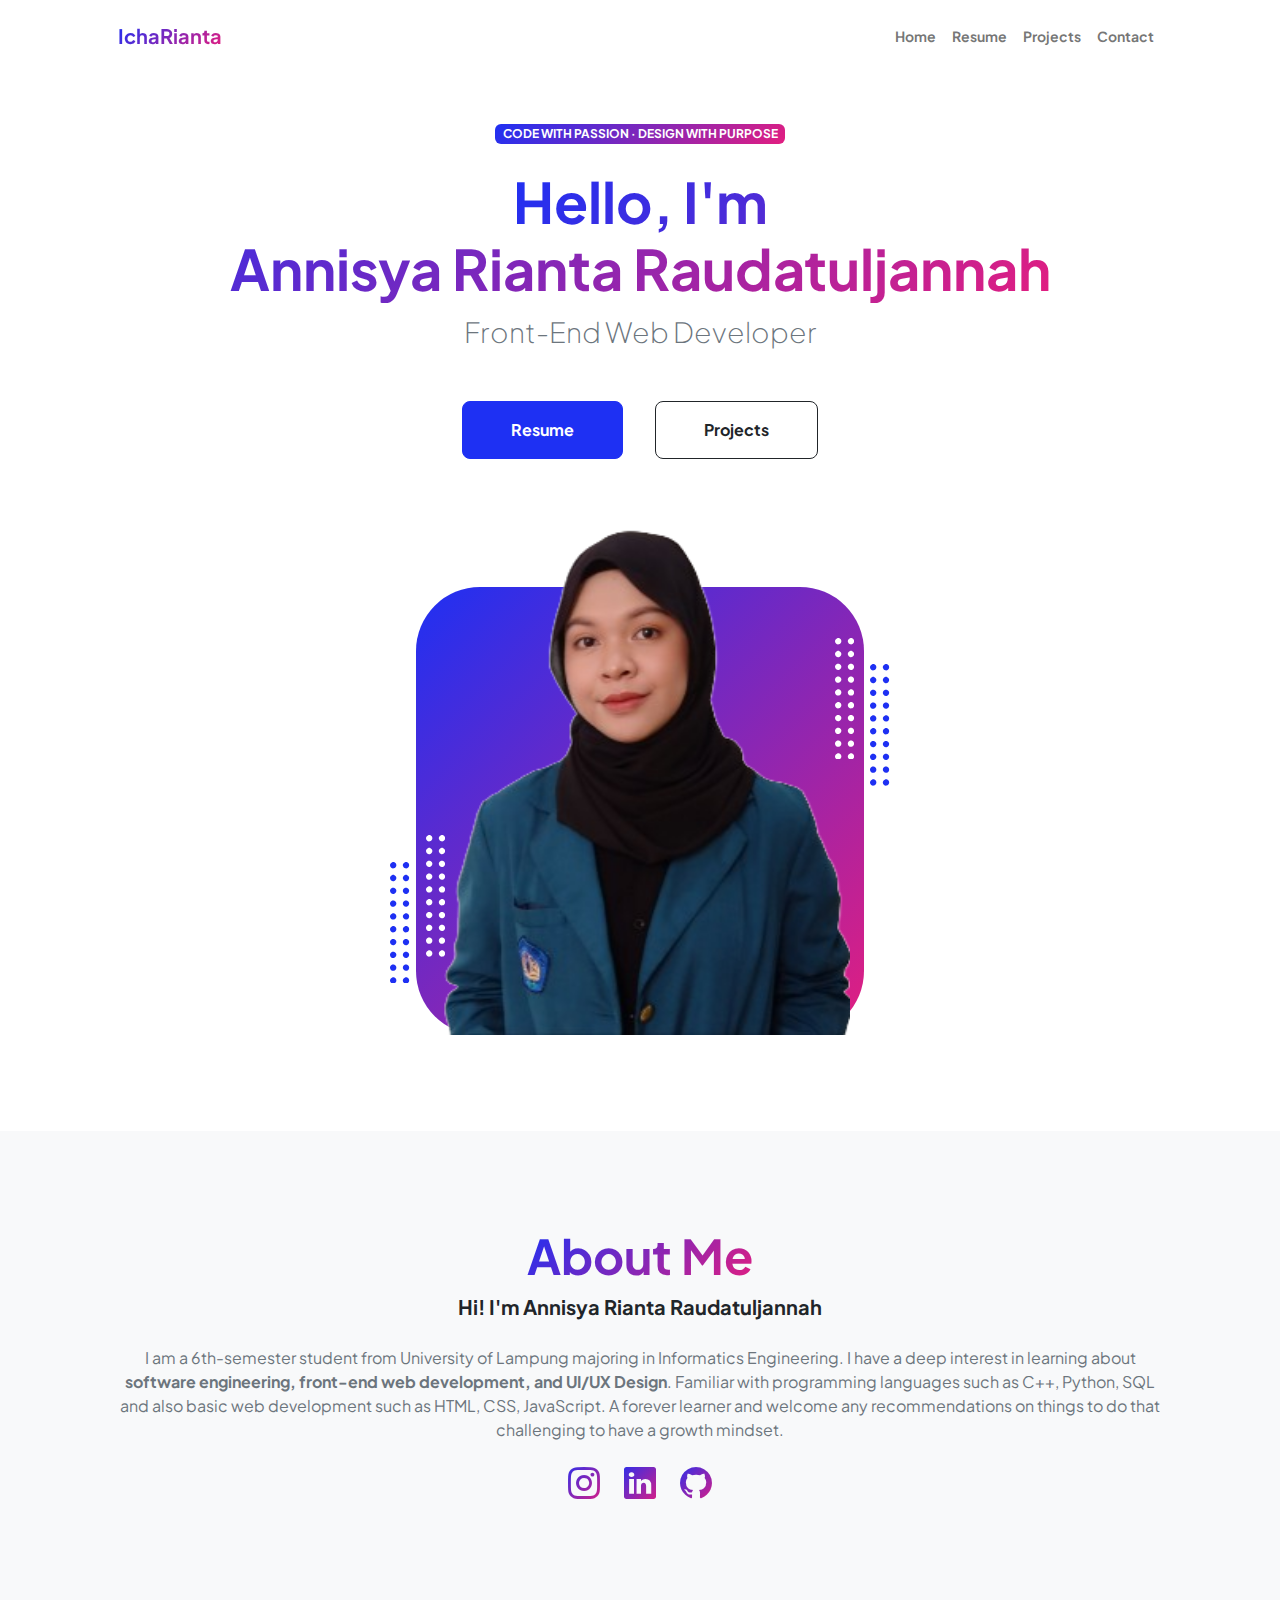
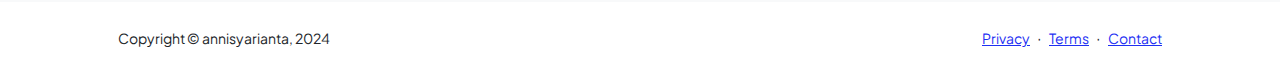
<file: index.html>
<!DOCTYPE html>
<html lang="en">
    <head>
        <meta charset="utf-8" />
        <meta name="viewport" content="width=device-width, initial-scale=1, shrink-to-fit=no" />
        <meta name="description" content="" />
        <meta name="author" content="" />
        <title>Annisya's Website</title>
        <!-- Favicon-->
        <link rel="icon" type="image/x-icon" href="assets/favicon.ico" />
        <!-- Custom Google font-->
        <link rel="preconnect" href="https://fonts.googleapis.com" />
        <link rel="preconnect" href="https://fonts.gstatic.com" crossorigin />
        <link href="https://fonts.googleapis.com/css2?family=Plus+Jakarta+Sans:wght@100;200;300;400;500;600;700;800;900&amp;display=swap" rel="stylesheet" />
        <!-- Bootstrap icons-->
        <link href="https://cdn.jsdelivr.net/npm/bootstrap-icons@1.8.1/font/bootstrap-icons.css" rel="stylesheet" />
        <!-- Core theme CSS (includes Bootstrap)-->
        <link href="css/styles.css" rel="stylesheet" />
    </head>
    <body class="d-flex flex-column h-100">
        <main class="flex-shrink-0">
            <!-- Navigation-->
            <nav class="navbar navbar-expand-lg navbar-light bg-white py-3">
                <div class="container px-5">
                    <a class="navbar-brand" href="index.html"><span class="fw-bolder text-primary text-gradient">IchaRianta</span></a>
                    <button class="navbar-toggler" type="button" data-bs-toggle="collapse" data-bs-target="#navbarSupportedContent" aria-controls="navbarSupportedContent" aria-expanded="false" aria-label="Toggle navigation"><span class="navbar-toggler-icon"></span></button>
                    <div class="collapse navbar-collapse" id="navbarSupportedContent">
                        <ul class="navbar-nav ms-auto mb-2 mb-lg-0 small fw-bolder">
                            <li class="nav-item"><a class="nav-link" href="index.html">Home</a></li>
                            <li class="nav-item"><a class="nav-link" href="resume.html">Resume</a></li>
                            <li class="nav-item"><a class="nav-link" href="projects.html">Projects</a></li>
                            <li class="nav-item"><a class="nav-link" href="contact.html">Contact</a></li>
                        </ul>
                    </div>
                </div>
            </nav>
            <!-- Header-->
            <header class="py-5">
                <div class="container px-5 pb-5">
                    <div class="row gx-5 align-items-center">
                        <div class="col-xxl-5">
                            <!-- Header text content-->
                            <div class="text-center text-xxl-start">
                                <div class="badge bg-gradient-primary-to-secondary text-white mb-4"><div class="text-uppercase">Code with passion &middot; design with purpose</div></div>
                                <h1 class="display-4 fw-bolder mb-md-2"><span class="text-gradient d-inline">Hello, I'm <br> Annisya Rianta Raudatuljannah</span></h1>
                                <div class="fs-3 fw-light text-muted mb-5">Front-End Web Developer</div>
                                <div class="d-grid gap-3 d-sm-flex justify-content-sm-center justify-content-xxl-start mb-3">
                                    <a class="btn btn-primary btn-lg px-5 py-3 me-sm-3 fs-6 fw-bolder" href="resume.html">Resume</a>
                                    <a class="btn btn-outline-dark btn-lg px-5 py-3 fs-6 fw-bolder" href="projects.html">Projects</a>
                                </div>
                            </div>
                        </div>
                        <div class="col-xxl-7">
                            <!-- Header profile picture-->
                            <div class="d-flex justify-content-center mt-5 mt-xxl-0">
                                <div class="profile bg-gradient-primary-to-secondary">
                                    <!-- TIP: For best results, use a photo with a transparent background like the demo example below-->
                                    <!-- Watch a tutorial on how to do this on YouTube (link)-->
                                    <img class="profile-img" src="assets/icha-hero.png" alt="image profile" />
                                    <div class="dots-1">
                                        <!-- SVG Dots-->
                                        <svg version="1.1" xmlns="http://www.w3.org/2000/svg" xmlns:xlink="http://www.w3.org/1999/xlink" x="0px" y="0px" viewBox="0 0 191.6 1215.4" style="enable-background: new 0 0 191.6 1215.4" xml:space="preserve">
                                            <g transform="translate(0.000000,1280.000000) scale(0.100000,-0.100000)">
                                                <path d="M227.7,12788.6c-105-35-200-141-222-248c-43-206,163-412,369-369c155,32,275,190,260,339c-11,105-90,213-190,262        C383.7,12801.6,289.7,12808.6,227.7,12788.6z"></path>
                                                <path d="M1507.7,12788.6c-151-50-253-216-222-362c25-119,136-230,254-255c194-41,395,142,375,339c-11,105-90,213-190,262        C1663.7,12801.6,1569.7,12808.6,1507.7,12788.6z"></path>
                                                <path d="M227.7,11508.6c-105-35-200-141-222-248c-43-206,163-412,369-369c155,32,275,190,260,339c-11,105-90,213-190,262        C383.7,11521.6,289.7,11528.6,227.7,11508.6z"></path>
                                                <path d="M1507.7,11508.6c-151-50-253-216-222-362c25-119,136-230,254-255c194-41,395,142,375,339c-11,105-90,213-190,262        C1663.7,11521.6,1569.7,11528.6,1507.7,11508.6z"></path>
                                                <path d="M227.7,10228.6c-105-35-200-141-222-248c-43-206,163-412,369-369c155,32,275,190,260,339c-11,105-90,213-190,262        C383.7,10241.6,289.7,10248.6,227.7,10228.6z"></path>
                                                <path d="M1507.7,10228.6c-105-35-200-141-222-248c-43-206,163-412,369-369c155,32,275,190,260,339c-11,105-90,213-190,262        C1663.7,10241.6,1569.7,10248.6,1507.7,10228.6z"></path>
                                                <path d="M227.7,8948.6c-105-35-200-141-222-248c-43-206,163-412,369-369c155,32,275,190,260,339c-11,105-90,213-190,262        C383.7,8961.6,289.7,8968.6,227.7,8948.6z"></path>
                                                <path d="M1507.7,8948.6c-105-35-200-141-222-248c-43-206,163-412,369-369c155,32,275,190,260,339c-11,105-90,213-190,262        C1663.7,8961.6,1569.7,8968.6,1507.7,8948.6z"></path>
                                                <path d="M227.7,7668.6c-105-35-200-141-222-248c-43-206,163-412,369-369c155,32,275,190,260,339c-11,105-90,213-190,262        C383.7,7681.6,289.7,7688.6,227.7,7668.6z"></path>
                                                <path d="M1507.7,7668.6c-105-35-200-141-222-248c-43-206,163-412,369-369c155,32,275,190,260,339c-11,105-90,213-190,262        C1663.7,7681.6,1569.7,7688.6,1507.7,7668.6z"></path>
                                                <path d="M227.7,6388.6c-105-35-200-141-222-248c-43-206,163-412,369-369c155,32,275,190,260,339c-11,105-90,213-190,262        C383.7,6401.6,289.7,6408.6,227.7,6388.6z"></path>
                                                <path d="M1507.7,6388.6c-105-35-200-141-222-248c-43-206,163-412,369-369c155,32,275,190,260,339c-11,105-90,213-190,262        C1663.7,6401.6,1569.7,6408.6,1507.7,6388.6z"></path>
                                                <path d="M227.7,5108.6c-105-35-200-141-222-248c-43-206,163-412,369-369c155,32,275,190,260,339c-11,105-90,213-190,262        C383.7,5121.6,289.7,5128.6,227.7,5108.6z"></path>
                                                <path d="M1507.7,5108.6c-105-35-200-141-222-248c-43-206,163-412,369-369c155,32,275,190,260,339c-11,105-90,213-190,262        C1663.7,5121.6,1569.7,5128.6,1507.7,5108.6z"></path>
                                                <path d="M227.7,3828.6c-105-35-200-141-222-248c-43-206,163-412,369-369c155,32,275,190,260,339c-11,105-90,213-190,262        C383.7,3841.6,289.7,3848.6,227.7,3828.6z"></path>
                                                <path d="M1507.7,3828.6c-105-35-200-141-222-248c-43-206,163-412,369-369c155,32,275,190,260,339c-11,105-90,213-190,262        C1663.7,3841.6,1569.7,3848.6,1507.7,3828.6z"></path>
                                                <path d="M227.7,2548.6c-105-35-200-141-222-248c-43-206,163-412,369-369c155,32,275,190,260,339c-11,105-90,213-190,262        C383.7,2561.6,289.7,2568.6,227.7,2548.6z"></path>
                                                <path d="M1507.7,2548.6c-105-35-200-141-222-248c-43-206,163-412,369-369c155,32,275,190,260,339c-11,105-90,213-190,262        C1663.7,2561.6,1569.7,2568.6,1507.7,2548.6z"></path>
                                                <path d="M227.7,1268.6c-105-35-200-141-222-248c-43-206,163-412,369-369c155,32,275,190,260,339c-11,105-90,213-190,262        C383.7,1281.6,289.7,1288.6,227.7,1268.6z"></path>
                                                <path d="M1507.7,1268.6c-105-35-200-141-222-248c-43-206,163-412,369-369c155,32,275,190,260,339c-11,105-90,213-190,262        C1663.7,1281.6,1569.7,1288.6,1507.7,1268.6z"></path>
                                            </g>
                                        </svg>
                                        <!-- END of SVG dots-->
                                    </div>
                                    <div class="dots-2">
                                        <!-- SVG Dots-->
                                        <svg version="1.1" xmlns="http://www.w3.org/2000/svg" xmlns:xlink="http://www.w3.org/1999/xlink" x="0px" y="0px" viewBox="0 0 191.6 1215.4" style="enable-background: new 0 0 191.6 1215.4" xml:space="preserve">
                                            <g transform="translate(0.000000,1280.000000) scale(0.100000,-0.100000)">
                                                <path d="M227.7,12788.6c-105-35-200-141-222-248c-43-206,163-412,369-369c155,32,275,190,260,339c-11,105-90,213-190,262        C383.7,12801.6,289.7,12808.6,227.7,12788.6z"></path>
                                                <path d="M1507.7,12788.6c-151-50-253-216-222-362c25-119,136-230,254-255c194-41,395,142,375,339c-11,105-90,213-190,262        C1663.7,12801.6,1569.7,12808.6,1507.7,12788.6z"></path>
                                                <path d="M227.7,11508.6c-105-35-200-141-222-248c-43-206,163-412,369-369c155,32,275,190,260,339c-11,105-90,213-190,262        C383.7,11521.6,289.7,11528.6,227.7,11508.6z"></path>
                                                <path d="M1507.7,11508.6c-151-50-253-216-222-362c25-119,136-230,254-255c194-41,395,142,375,339c-11,105-90,213-190,262        C1663.7,11521.6,1569.7,11528.6,1507.7,11508.6z"></path>
                                                <path d="M227.7,10228.6c-105-35-200-141-222-248c-43-206,163-412,369-369c155,32,275,190,260,339c-11,105-90,213-190,262        C383.7,10241.6,289.7,10248.6,227.7,10228.6z"></path>
                                                <path d="M1507.7,10228.6c-105-35-200-141-222-248c-43-206,163-412,369-369c155,32,275,190,260,339c-11,105-90,213-190,262        C1663.7,10241.6,1569.7,10248.6,1507.7,10228.6z"></path>
                                                <path d="M227.7,8948.6c-105-35-200-141-222-248c-43-206,163-412,369-369c155,32,275,190,260,339c-11,105-90,213-190,262        C383.7,8961.6,289.7,8968.6,227.7,8948.6z"></path>
                                                <path d="M1507.7,8948.6c-105-35-200-141-222-248c-43-206,163-412,369-369c155,32,275,190,260,339c-11,105-90,213-190,262        C1663.7,8961.6,1569.7,8968.6,1507.7,8948.6z"></path>
                                                <path d="M227.7,7668.6c-105-35-200-141-222-248c-43-206,163-412,369-369c155,32,275,190,260,339c-11,105-90,213-190,262        C383.7,7681.6,289.7,7688.6,227.7,7668.6z"></path>
                                                <path d="M1507.7,7668.6c-105-35-200-141-222-248c-43-206,163-412,369-369c155,32,275,190,260,339c-11,105-90,213-190,262        C1663.7,7681.6,1569.7,7688.6,1507.7,7668.6z"></path>
                                                <path d="M227.7,6388.6c-105-35-200-141-222-248c-43-206,163-412,369-369c155,32,275,190,260,339c-11,105-90,213-190,262        C383.7,6401.6,289.7,6408.6,227.7,6388.6z"></path>
                                                <path d="M1507.7,6388.6c-105-35-200-141-222-248c-43-206,163-412,369-369c155,32,275,190,260,339c-11,105-90,213-190,262        C1663.7,6401.6,1569.7,6408.6,1507.7,6388.6z"></path>
                                                <path d="M227.7,5108.6c-105-35-200-141-222-248c-43-206,163-412,369-369c155,32,275,190,260,339c-11,105-90,213-190,262        C383.7,5121.6,289.7,5128.6,227.7,5108.6z"></path>
                                                <path d="M1507.7,5108.6c-105-35-200-141-222-248c-43-206,163-412,369-369c155,32,275,190,260,339c-11,105-90,213-190,262        C1663.7,5121.6,1569.7,5128.6,1507.7,5108.6z"></path>
                                                <path d="M227.7,3828.6c-105-35-200-141-222-248c-43-206,163-412,369-369c155,32,275,190,260,339c-11,105-90,213-190,262        C383.7,3841.6,289.7,3848.6,227.7,3828.6z"></path>
                                                <path d="M1507.7,3828.6c-105-35-200-141-222-248c-43-206,163-412,369-369c155,32,275,190,260,339c-11,105-90,213-190,262        C1663.7,3841.6,1569.7,3848.6,1507.7,3828.6z"></path>
                                                <path d="M227.7,2548.6c-105-35-200-141-222-248c-43-206,163-412,369-369c155,32,275,190,260,339c-11,105-90,213-190,262        C383.7,2561.6,289.7,2568.6,227.7,2548.6z"></path>
                                                <path d="M1507.7,2548.6c-105-35-200-141-222-248c-43-206,163-412,369-369c155,32,275,190,260,339c-11,105-90,213-190,262        C1663.7,2561.6,1569.7,2568.6,1507.7,2548.6z"></path>
                                                <path d="M227.7,1268.6c-105-35-200-141-222-248c-43-206,163-412,369-369c155,32,275,190,260,339c-11,105-90,213-190,262        C383.7,1281.6,289.7,1288.6,227.7,1268.6z"></path>
                                                <path d="M1507.7,1268.6c-105-35-200-141-222-248c-43-206,163-412,369-369c155,32,275,190,260,339c-11,105-90,213-190,262        C1663.7,1281.6,1569.7,1288.6,1507.7,1268.6z"></path>
                                            </g>
                                        </svg>
                                        <!-- END of SVG dots-->
                                    </div>
                                    <div class="dots-3">
                                        <!-- SVG Dots-->
                                        <svg version="1.1" xmlns="http://www.w3.org/2000/svg" xmlns:xlink="http://www.w3.org/1999/xlink" x="0px" y="0px" viewBox="0 0 191.6 1215.4" style="enable-background: new 0 0 191.6 1215.4" xml:space="preserve">
                                            <g transform="translate(0.000000,1280.000000) scale(0.100000,-0.100000)">
                                                <path d="M227.7,12788.6c-105-35-200-141-222-248c-43-206,163-412,369-369c155,32,275,190,260,339c-11,105-90,213-190,262        C383.7,12801.6,289.7,12808.6,227.7,12788.6z"></path>
                                                <path d="M1507.7,12788.6c-151-50-253-216-222-362c25-119,136-230,254-255c194-41,395,142,375,339c-11,105-90,213-190,262        C1663.7,12801.6,1569.7,12808.6,1507.7,12788.6z"></path>
                                                <path d="M227.7,11508.6c-105-35-200-141-222-248c-43-206,163-412,369-369c155,32,275,190,260,339c-11,105-90,213-190,262        C383.7,11521.6,289.7,11528.6,227.7,11508.6z"></path>
                                                <path d="M1507.7,11508.6c-151-50-253-216-222-362c25-119,136-230,254-255c194-41,395,142,375,339c-11,105-90,213-190,262        C1663.7,11521.6,1569.7,11528.6,1507.7,11508.6z"></path>
                                                <path d="M227.7,10228.6c-105-35-200-141-222-248c-43-206,163-412,369-369c155,32,275,190,260,339c-11,105-90,213-190,262        C383.7,10241.6,289.7,10248.6,227.7,10228.6z"></path>
                                                <path d="M1507.7,10228.6c-105-35-200-141-222-248c-43-206,163-412,369-369c155,32,275,190,260,339c-11,105-90,213-190,262        C1663.7,10241.6,1569.7,10248.6,1507.7,10228.6z"></path>
                                                <path d="M227.7,8948.6c-105-35-200-141-222-248c-43-206,163-412,369-369c155,32,275,190,260,339c-11,105-90,213-190,262        C383.7,8961.6,289.7,8968.6,227.7,8948.6z"></path>
                                                <path d="M1507.7,8948.6c-105-35-200-141-222-248c-43-206,163-412,369-369c155,32,275,190,260,339c-11,105-90,213-190,262        C1663.7,8961.6,1569.7,8968.6,1507.7,8948.6z"></path>
                                                <path d="M227.7,7668.6c-105-35-200-141-222-248c-43-206,163-412,369-369c155,32,275,190,260,339c-11,105-90,213-190,262        C383.7,7681.6,289.7,7688.6,227.7,7668.6z"></path>
                                                <path d="M1507.7,7668.6c-105-35-200-141-222-248c-43-206,163-412,369-369c155,32,275,190,260,339c-11,105-90,213-190,262        C1663.7,7681.6,1569.7,7688.6,1507.7,7668.6z"></path>
                                                <path d="M227.7,6388.6c-105-35-200-141-222-248c-43-206,163-412,369-369c155,32,275,190,260,339c-11,105-90,213-190,262        C383.7,6401.6,289.7,6408.6,227.7,6388.6z"></path>
                                                <path d="M1507.7,6388.6c-105-35-200-141-222-248c-43-206,163-412,369-369c155,32,275,190,260,339c-11,105-90,213-190,262        C1663.7,6401.6,1569.7,6408.6,1507.7,6388.6z"></path>
                                                <path d="M227.7,5108.6c-105-35-200-141-222-248c-43-206,163-412,369-369c155,32,275,190,260,339c-11,105-90,213-190,262        C383.7,5121.6,289.7,5128.6,227.7,5108.6z"></path>
                                                <path d="M1507.7,5108.6c-105-35-200-141-222-248c-43-206,163-412,369-369c155,32,275,190,260,339c-11,105-90,213-190,262        C1663.7,5121.6,1569.7,5128.6,1507.7,5108.6z"></path>
                                                <path d="M227.7,3828.6c-105-35-200-141-222-248c-43-206,163-412,369-369c155,32,275,190,260,339c-11,105-90,213-190,262        C383.7,3841.6,289.7,3848.6,227.7,3828.6z"></path>
                                                <path d="M1507.7,3828.6c-105-35-200-141-222-248c-43-206,163-412,369-369c155,32,275,190,260,339c-11,105-90,213-190,262        C1663.7,3841.6,1569.7,3848.6,1507.7,3828.6z"></path>
                                                <path d="M227.7,2548.6c-105-35-200-141-222-248c-43-206,163-412,369-369c155,32,275,190,260,339c-11,105-90,213-190,262        C383.7,2561.6,289.7,2568.6,227.7,2548.6z"></path>
                                                <path d="M1507.7,2548.6c-105-35-200-141-222-248c-43-206,163-412,369-369c155,32,275,190,260,339c-11,105-90,213-190,262        C1663.7,2561.6,1569.7,2568.6,1507.7,2548.6z"></path>
                                                <path d="M227.7,1268.6c-105-35-200-141-222-248c-43-206,163-412,369-369c155,32,275,190,260,339c-11,105-90,213-190,262        C383.7,1281.6,289.7,1288.6,227.7,1268.6z"></path>
                                                <path d="M1507.7,1268.6c-105-35-200-141-222-248c-43-206,163-412,369-369c155,32,275,190,260,339c-11,105-90,213-190,262        C1663.7,1281.6,1569.7,1288.6,1507.7,1268.6z"></path>
                                            </g>
                                        </svg>
                                        <!-- END of SVG dots-->
                                    </div>
                                    <div class="dots-4">
                                        <!-- SVG Dots-->
                                        <svg version="1.1" xmlns="http://www.w3.org/2000/svg" xmlns:xlink="http://www.w3.org/1999/xlink" x="0px" y="0px" viewBox="0 0 191.6 1215.4" style="enable-background: new 0 0 191.6 1215.4" xml:space="preserve">
                                            <g transform="translate(0.000000,1280.000000) scale(0.100000,-0.100000)">
                                                <path d="M227.7,12788.6c-105-35-200-141-222-248c-43-206,163-412,369-369c155,32,275,190,260,339c-11,105-90,213-190,262        C383.7,12801.6,289.7,12808.6,227.7,12788.6z"></path>
                                                <path d="M1507.7,12788.6c-151-50-253-216-222-362c25-119,136-230,254-255c194-41,395,142,375,339c-11,105-90,213-190,262        C1663.7,12801.6,1569.7,12808.6,1507.7,12788.6z"></path>
                                                <path d="M227.7,11508.6c-105-35-200-141-222-248c-43-206,163-412,369-369c155,32,275,190,260,339c-11,105-90,213-190,262        C383.7,11521.6,289.7,11528.6,227.7,11508.6z"></path>
                                                <path d="M1507.7,11508.6c-151-50-253-216-222-362c25-119,136-230,254-255c194-41,395,142,375,339c-11,105-90,213-190,262        C1663.7,11521.6,1569.7,11528.6,1507.7,11508.6z"></path>
                                                <path d="M227.7,10228.6c-105-35-200-141-222-248c-43-206,163-412,369-369c155,32,275,190,260,339c-11,105-90,213-190,262        C383.7,10241.6,289.7,10248.6,227.7,10228.6z"></path>
                                                <path d="M1507.7,10228.6c-105-35-200-141-222-248c-43-206,163-412,369-369c155,32,275,190,260,339c-11,105-90,213-190,262        C1663.7,10241.6,1569.7,10248.6,1507.7,10228.6z"></path>
                                                <path d="M227.7,8948.6c-105-35-200-141-222-248c-43-206,163-412,369-369c155,32,275,190,260,339c-11,105-90,213-190,262        C383.7,8961.6,289.7,8968.6,227.7,8948.6z"></path>
                                                <path d="M1507.7,8948.6c-105-35-200-141-222-248c-43-206,163-412,369-369c155,32,275,190,260,339c-11,105-90,213-190,262        C1663.7,8961.6,1569.7,8968.6,1507.7,8948.6z"></path>
                                                <path d="M227.7,7668.6c-105-35-200-141-222-248c-43-206,163-412,369-369c155,32,275,190,260,339c-11,105-90,213-190,262        C383.7,7681.6,289.7,7688.6,227.7,7668.6z"></path>
                                                <path d="M1507.7,7668.6c-105-35-200-141-222-248c-43-206,163-412,369-369c155,32,275,190,260,339c-11,105-90,213-190,262        C1663.7,7681.6,1569.7,7688.6,1507.7,7668.6z"></path>
                                                <path d="M227.7,6388.6c-105-35-200-141-222-248c-43-206,163-412,369-369c155,32,275,190,260,339c-11,105-90,213-190,262        C383.7,6401.6,289.7,6408.6,227.7,6388.6z"></path>
                                                <path d="M1507.7,6388.6c-105-35-200-141-222-248c-43-206,163-412,369-369c155,32,275,190,260,339c-11,105-90,213-190,262        C1663.7,6401.6,1569.7,6408.6,1507.7,6388.6z"></path>
                                                <path d="M227.7,5108.6c-105-35-200-141-222-248c-43-206,163-412,369-369c155,32,275,190,260,339c-11,105-90,213-190,262        C383.7,5121.6,289.7,5128.6,227.7,5108.6z"></path>
                                                <path d="M1507.7,5108.6c-105-35-200-141-222-248c-43-206,163-412,369-369c155,32,275,190,260,339c-11,105-90,213-190,262        C1663.7,5121.6,1569.7,5128.6,1507.7,5108.6z"></path>
                                                <path d="M227.7,3828.6c-105-35-200-141-222-248c-43-206,163-412,369-369c155,32,275,190,260,339c-11,105-90,213-190,262        C383.7,3841.6,289.7,3848.6,227.7,3828.6z"></path>
                                                <path d="M1507.7,3828.6c-105-35-200-141-222-248c-43-206,163-412,369-369c155,32,275,190,260,339c-11,105-90,213-190,262        C1663.7,3841.6,1569.7,3848.6,1507.7,3828.6z"></path>
                                                <path d="M227.7,2548.6c-105-35-200-141-222-248c-43-206,163-412,369-369c155,32,275,190,260,339c-11,105-90,213-190,262        C383.7,2561.6,289.7,2568.6,227.7,2548.6z"></path>
                                                <path d="M1507.7,2548.6c-105-35-200-141-222-248c-43-206,163-412,369-369c155,32,275,190,260,339c-11,105-90,213-190,262        C1663.7,2561.6,1569.7,2568.6,1507.7,2548.6z"></path>
                                                <path d="M227.7,1268.6c-105-35-200-141-222-248c-43-206,163-412,369-369c155,32,275,190,260,339c-11,105-90,213-190,262        C383.7,1281.6,289.7,1288.6,227.7,1268.6z"></path>
                                                <path d="M1507.7,1268.6c-105-35-200-141-222-248c-43-206,163-412,369-369c155,32,275,190,260,339c-11,105-90,213-190,262        C1663.7,1281.6,1569.7,1288.6,1507.7,1268.6z"></path>
                                            </g>
                                        </svg>
                                        <!-- END of SVG dots-->
                                    </div>
                                </div>
                            </div>
                        </div>
                    </div>
                </div>
            </header>
            <!-- About Section-->
            <section class="bg-light py-5">
                <div class="container px-5">
                    <div class="row gx-5 justify-content-center">
                        <div class="col-xxl-8">
                            <div class="text-center my-5">
                                <h2 class="display-5 fw-bolder"><span class="text-gradient d-inline">About Me</span></h2>
                                <p class="lead fw-bold mb-4">Hi! I'm Annisya Rianta Raudatuljannah</p>
                                <p class="text-muted">I am a 6th-semester student from University of Lampung majoring in Informatics Engineering. I have a deep interest in learning about  
                                    <span class="fw-bold"
                                        >software engineering, front-end web development, and UI/UX Design</span
                                    >. Familiar with programming languages such as C++, Python, SQL and also basic web development such as HTML, CSS, JavaScript. A forever learner and welcome any recommendations on things to do that challenging to have a growth mindset.</p>
                                <div class="d-flex justify-content-center fs-2 gap-4">
                                    <a class="text-gradient" href="https://instagram.com/ichariantaa" target="_blank"><i class="bi bi-instagram"></i></a>
                                    <a class="text-gradient" href="https://www.linkedin.com/in/annisyarianta" target="_blank"><i class="bi bi-linkedin"></i></a>
                                    <a class="text-gradient" href="https://github.com/annisyarianta" target="_blank"><i class="bi bi-github"></i></a>
                                </div>
                            </div>
                        </div>
                    </div>
                </div>
            </section>
        </main>
        <!-- Footer-->
        <footer class="bg-white py-4 mt-auto">
            <div class="container px-5">
                <div class="row align-items-center justify-content-between flex-column flex-sm-row">
                    <div class="col-auto"><div class="small m-0">Copyright &copy; annisyarianta, 2024</div></div>
                    <div class="col-auto">
                        <a class="small" href="#!">Privacy</a>
                        <span class="mx-1">&middot;</span>
                        <a class="small" href="#!">Terms</a>
                        <span class="mx-1">&middot;</span>
                        <a class="small" href="contact.html">Contact</a>
                    </div>
                </div>
            </div>
        </footer>
        <!-- Bootstrap core JS-->
        <script src="https://cdn.jsdelivr.net/npm/bootstrap@5.2.3/dist/js/bootstrap.bundle.min.js"></script>
        <!-- Core theme JS-->
        <script src="js/scripts.js"></script>
    </body>
</html>
</file>
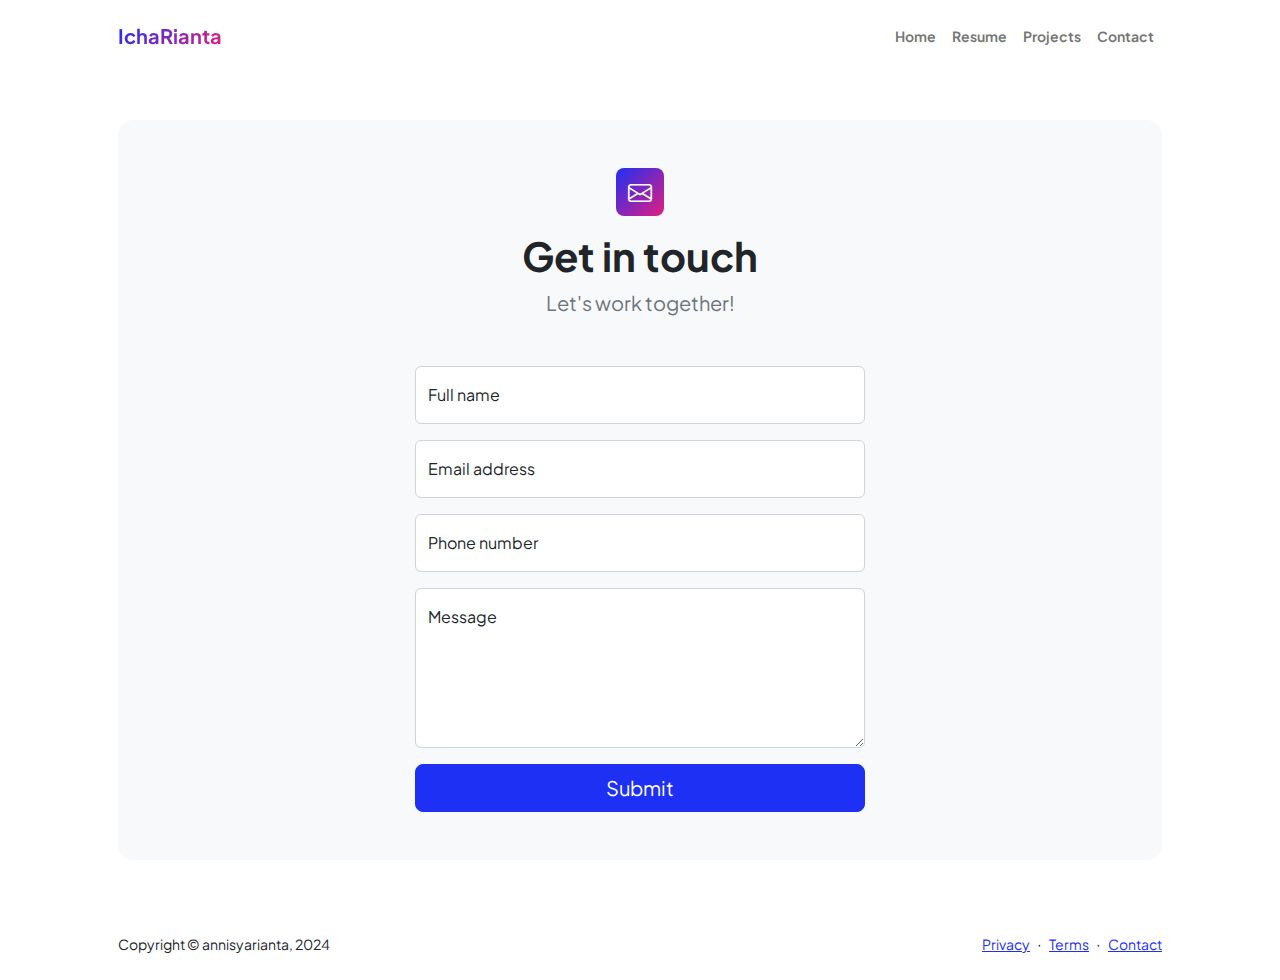
<file: contact.html>
<!DOCTYPE html>
<html lang="en">
	<head>
		<meta charset="utf-8" />
		<meta
			name="viewport"
			content="width=device-width, initial-scale=1, shrink-to-fit=no" />
		<meta name="description" content />
		<meta name="author" content />
		<title>Annisya's Website</title>
		<!-- Favicon-->
		<link rel="icon" type="image/x-icon" href="assets/favicon.ico" />
		<!-- Custom Google font-->
		<link rel="preconnect" href="https://fonts.googleapis.com" />
		<link rel="preconnect" href="https://fonts.gstatic.com" crossorigin />
		<link
			href="https://fonts.googleapis.com/css2?family=Plus+Jakarta+Sans:wght@100;200;300;400;500;600;700;800;900&amp;display=swap"
			rel="stylesheet" />
		<!-- Bootstrap icons-->
		<link
			href="https://cdn.jsdelivr.net/npm/bootstrap-icons@1.8.1/font/bootstrap-icons.css"
			rel="stylesheet" />
		<!-- Core theme CSS (includes Bootstrap)-->
		<link href="css/styles.css" rel="stylesheet" />
	</head>
	<body class="d-flex flex-column">
		<main class="flex-shrink-0">
			<!-- Navigation-->
			<nav class="navbar navbar-expand-lg navbar-light bg-white py-3">
				<div class="container px-5">
					<a class="navbar-brand" href="index.html"
						><span class="fw-bolder text-primary text-gradient"
							>IchaRianta</span
						></a
					>
					<button
						class="navbar-toggler"
						type="button"
						data-bs-toggle="collapse"
						data-bs-target="#navbarSupportedContent"
						aria-controls="navbarSupportedContent"
						aria-expanded="false"
						aria-label="Toggle navigation">
						<span class="navbar-toggler-icon"></span>
					</button>
					<div
						class="collapse navbar-collapse"
						id="navbarSupportedContent">
						<ul
							class="navbar-nav ms-auto mb-2 mb-lg-0 small fw-bolder">
							<li class="nav-item">
								<a class="nav-link" href="index.html">Home</a>
							</li>
							<li class="nav-item">
								<a class="nav-link" href="resume.html"
									>Resume</a
								>
							</li>
							<li class="nav-item">
								<a class="nav-link" href="projects.html"
									>Projects</a
								>
							</li>
							<li class="nav-item">
								<a class="nav-link" href="contact.html"
									>Contact</a
								>
							</li>
						</ul>
					</div>
				</div>
			</nav>
			<!-- Page content-->
			<section class="py-5">
				<div class="container px-5">
					<!-- Contact form-->
					<div class="bg-light rounded-4 py-5 px-4 px-md-5">
						<div class="text-center mb-5">
							<div
								class="feature bg-primary bg-gradient-primary-to-secondary text-white rounded-3 mb-3">
								<i class="bi bi-envelope"></i>
							</div>
							<h1 class="fw-bolder">Get in touch</h1>
							<p class="lead fw-normal text-muted mb-0">
								Let's work together!
							</p>
						</div>
						<div class="row gx-5 justify-content-center">
							<div class="col-lg-8 col-xl-6">
								<!-- * * * * * * * * * * * * * * *-->
								<!-- * * SB Forms Contact Form * *-->
								<!-- * * * * * * * * * * * * * * *-->
								<!-- This form is pre-integrated with SB Forms.-->
								<!-- To make this form functional, sign up at-->
								<!-- https://startbootstrap.com/solution/contact-forms-->
								<!-- to get an API token!-->
								<form
									id="contactForm"
									data-sb-form-api-token="API_TOKEN">
									<!-- Name input-->
									<div class="form-floating mb-3">
										<input
											class="form-control"
											id="name"
											type="text"
											placeholder="Enter your name..."
											data-sb-validations="required" />
										<label for="name">Full name</label>
										<div
											class="invalid-feedback"
											data-sb-feedback="name:required">
											A name is required.
										</div>
									</div>
									<!-- Email address input-->
									<div class="form-floating mb-3">
										<input
											class="form-control"
											id="email"
											type="email"
											placeholder="name@example.com"
											data-sb-validations="required,email" />
										<label for="email">Email address</label>
										<div
											class="invalid-feedback"
											data-sb-feedback="email:required">
											An email is required.
										</div>
										<div
											class="invalid-feedback"
											data-sb-feedback="email:email">
											Email is not valid.
										</div>
									</div>
									<!-- Phone number input-->
									<div class="form-floating mb-3">
										<input
											class="form-control"
											id="phone"
											type="tel"
											placeholder="(123) 456-7890"
											data-sb-validations="required" />
										<label for="phone">Phone number</label>
										<div
											class="invalid-feedback"
											data-sb-feedback="phone:required">
											A phone number is required.
										</div>
									</div>
									<!-- Message input-->
									<div class="form-floating mb-3">
										<textarea
											class="form-control"
											id="message"
											type="text"
											placeholder="Enter your message here..."
											style="height: 10rem"
											data-sb-validations="required"></textarea>
										<label for="message">Message</label>
										<div
											class="invalid-feedback"
											data-sb-feedback="message:required">
											A message is required.
										</div>
									</div>
									<!-- Submit success message-->
									<!---->
									<!-- This is what your users will see when the form-->
									<!-- has successfully submitted-->
									<div
										class="d-none"
										id="submitSuccessMessage">
										<div class="text-center mb-3">
											<div class="fw-bolder">
												Form submission successful!
											</div>
											To activate this form, sign up at
											<br />
											<a
												href="https://startbootstrap.com/solution/contact-forms"
												>https://startbootstrap.com/solution/contact-forms</a
											>
										</div>
									</div>
									<!-- Submit error message-->
									<!---->
									<!-- This is what your users will see when there is-->
									<!-- an error submitting the form-->
									<div class="d-none" id="submitErrorMessage">
										<div
											class="text-center text-danger mb-3">
											Error sending message!
										</div>
									</div>
									<!-- Submit Button-->
									<div class="d-grid">
										<button
											class="btn btn-primary btn-lg"
											id="submitButton"
											type="submit">
											Submit
										</button>
									</div>
								</form>
							</div>
						</div>
					</div>
				</div>
			</section>
		</main>
		<!-- Footer-->
		<footer class="bg-white py-4 mt-auto">
			<div class="container px-5">
				<div
					class="row align-items-center justify-content-between flex-column flex-sm-row">
					<div class="col-auto">
						<div class="small m-0">
							Copyright &copy; annisyarianta, 2024
						</div>
					</div>
					<div class="col-auto">
						<a class="small" href="#!">Privacy</a>
						<span class="mx-1">&middot;</span>
						<a class="small" href="#!">Terms</a>
						<span class="mx-1">&middot;</span>
						<a class="small" href="contact.html">Contact</a>
					</div>
				</div>
			</div>
		</footer>
		<!-- Bootstrap core JS-->
		<script src="https://cdn.jsdelivr.net/npm/bootstrap@5.2.3/dist/js/bootstrap.bundle.min.js"></script>
		<!-- Core theme JS-->
		<script src="js/scripts.js"></script>
		<!-- * * * * * * * * * * * * * * * * * * * * * * * * * * * * * * * * * * * * * * * *-->
		<!-- * *                               SB Forms JS                               * *-->
		<!-- * * Activate your form at https://startbootstrap.com/solution/contact-forms * *-->
		<!-- * * * * * * * * * * * * * * * * * * * * * * * * * * * * * * * * * * * * * * * *-->
		<script src="https://cdn.startbootstrap.com/sb-forms-latest.js"></script>
	</body>
</html>
</file>
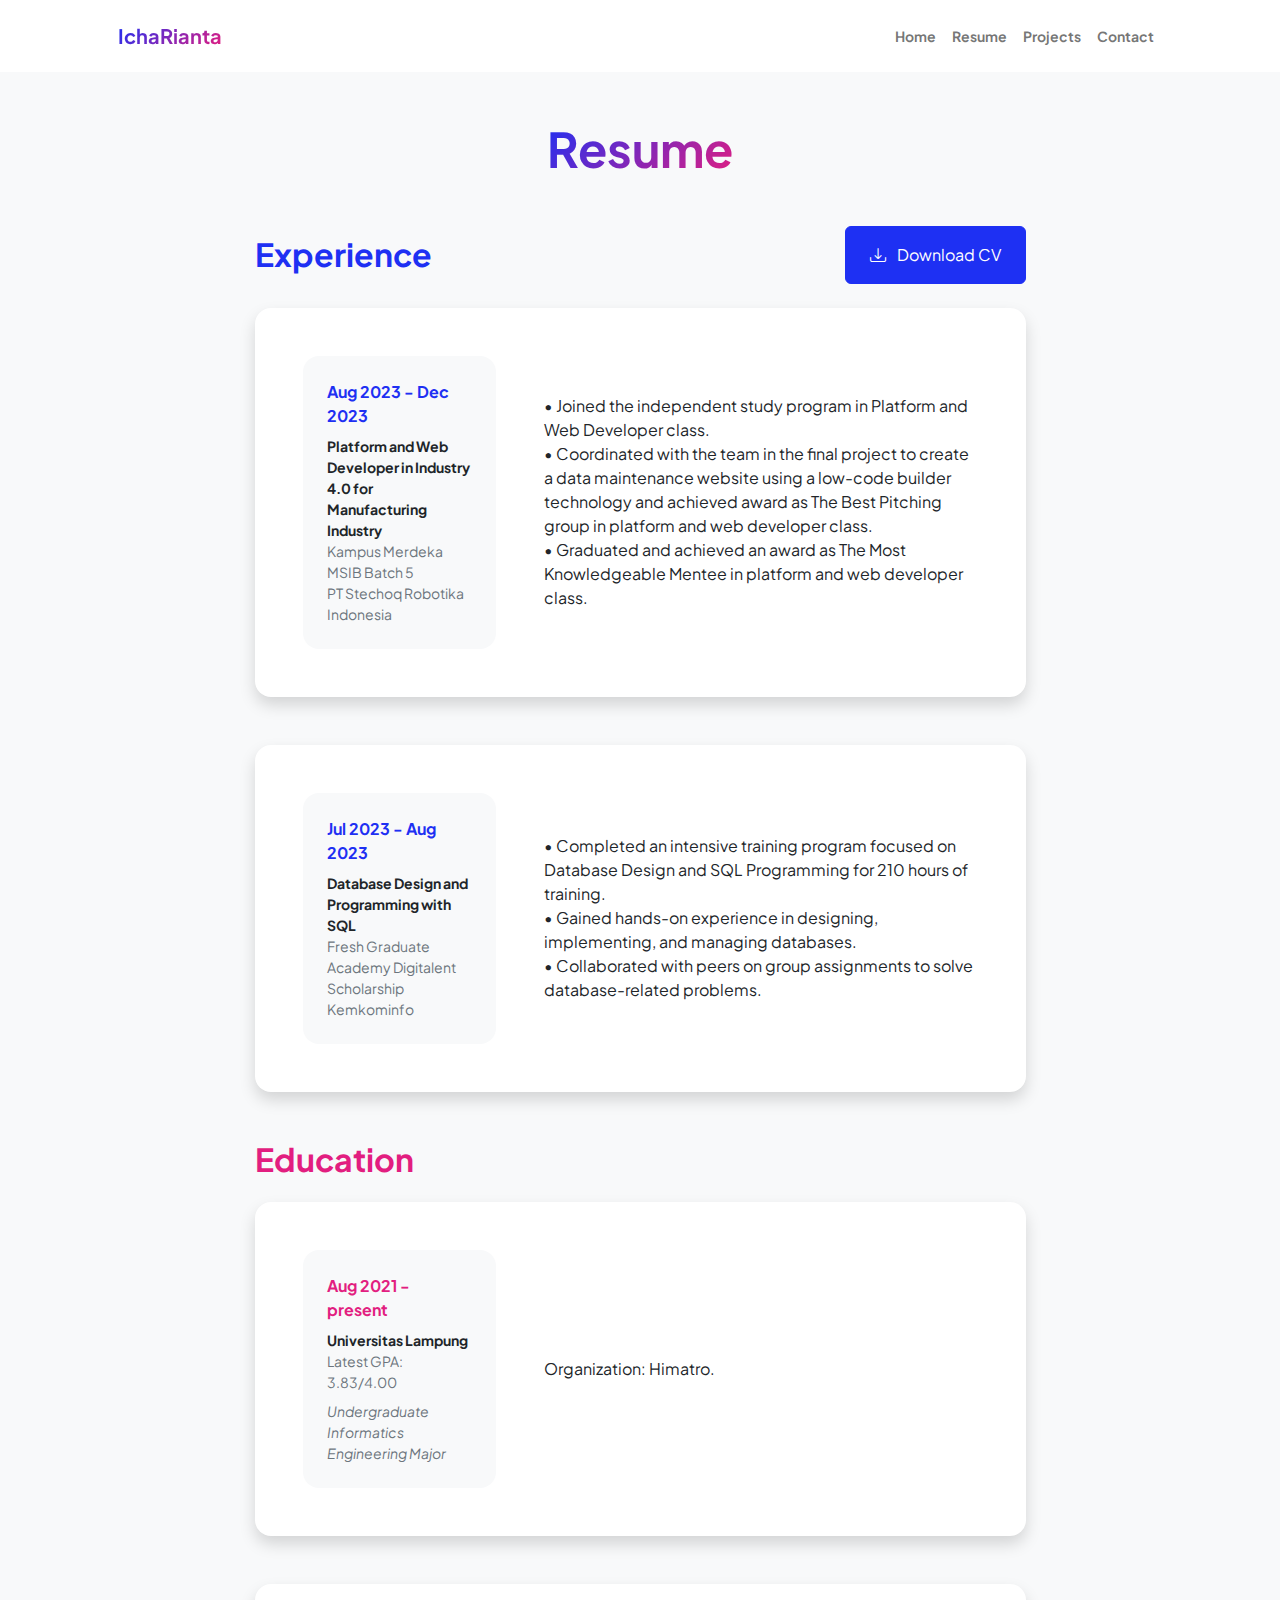
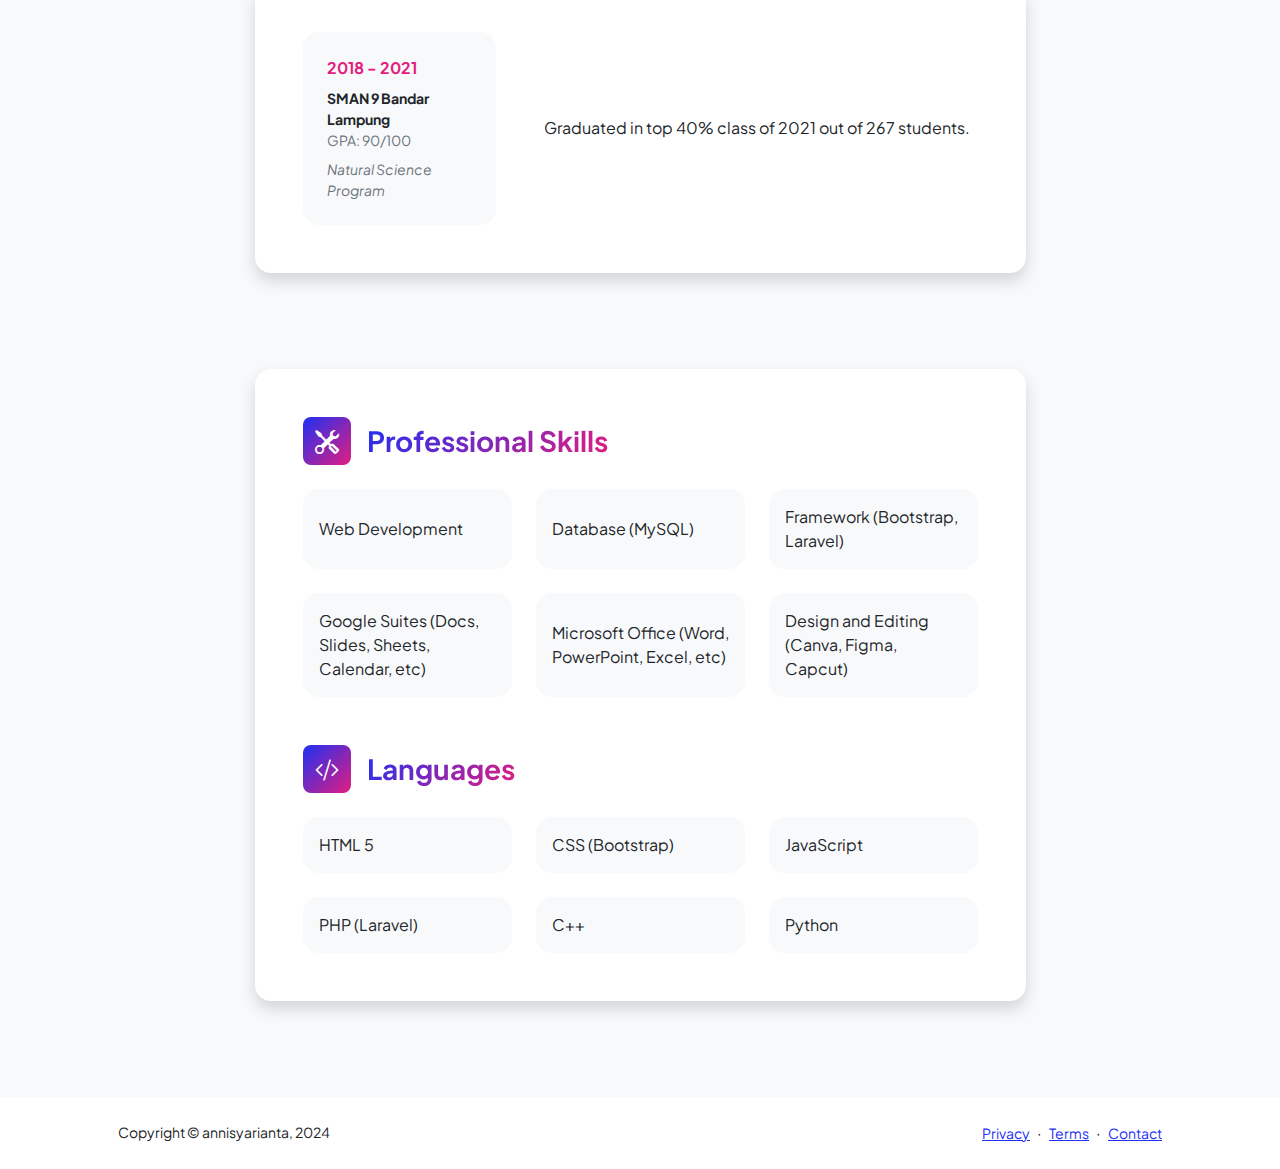
<file: resume.html>
<!DOCTYPE html>
<html lang="en">
    <head>
        <meta charset="utf-8" />
        <meta name="viewport" content="width=device-width, initial-scale=1, shrink-to-fit=no" />
        <meta name="description" content="" />
        <meta name="author" content="" />
        <title>Annisya's Website</title>
        <!-- Favicon-->
        <link rel="icon" type="image/x-icon" href="assets/favicon.ico" />
        <!-- Custom Google font-->
        <link rel="preconnect" href="https://fonts.googleapis.com" />
        <link rel="preconnect" href="https://fonts.gstatic.com" crossorigin />
        <link href="https://fonts.googleapis.com/css2?family=Plus+Jakarta+Sans:wght@100;200;300;400;500;600;700;800;900&amp;display=swap" rel="stylesheet" />
        <!-- Bootstrap icons-->
        <link href="https://cdn.jsdelivr.net/npm/bootstrap-icons@1.8.1/font/bootstrap-icons.css" rel="stylesheet" />
        <!-- Core theme CSS (includes Bootstrap)-->
        <link href="css/styles.css" rel="stylesheet" />
    </head>
    <body class="d-flex flex-column h-100 bg-light">
        <main class="flex-shrink-0">
            <!-- Navigation-->
            <nav class="navbar navbar-expand-lg navbar-light bg-white py-3">
                <div class="container px-5">
                    <a class="navbar-brand" href="index.html"><span class="fw-bolder text-primary text-gradient">IchaRianta</span></a>
                    <button class="navbar-toggler" type="button" data-bs-toggle="collapse" data-bs-target="#navbarSupportedContent" aria-controls="navbarSupportedContent" aria-expanded="false" aria-label="Toggle navigation"><span class="navbar-toggler-icon"></span></button>
                    <div class="collapse navbar-collapse" id="navbarSupportedContent">
                        <ul class="navbar-nav ms-auto mb-2 mb-lg-0 small fw-bolder">
                            <li class="nav-item"><a class="nav-link" href="index.html">Home</a></li>
                            <li class="nav-item"><a class="nav-link" href="resume.html">Resume</a></li>
                            <li class="nav-item"><a class="nav-link" href="projects.html">Projects</a></li>
                            <li class="nav-item"><a class="nav-link" href="contact.html">Contact</a></li>
                        </ul>
                    </div>
                </div>
            </nav>
            <!-- Page Content-->
            <div class="container px-5 my-5">
                <div class="text-center mb-5">
                    <h1 class="display-5 fw-bolder mb-0"><span class="text-gradient d-inline">Resume</span></h1>
                </div>
                <div class="row gx-5 justify-content-center">
                    <div class="col-lg-11 col-xl-9 col-xxl-8">
                        <!-- Experience Section-->
                        <section>
                            <div class="d-flex align-items-center justify-content-between mb-4">
                                <h2 class="text-primary fw-bolder mb-0">Experience</h2>
                                <!-- Download resume button-->
                                <!-- Note: Set the link href target to a PDF file within your project-->
                                <a class="btn btn-primary px-4 py-3" href="https://drive.google.com/file/d/1vTqcTaQA7TBlxNw1UtZRbL--S1O20X9t/view?usp=sharing" target="_blank">
                                    <div class="d-inline-block bi bi-download me-2"></div>
                                    Download CV
                                </a>
                            </div>
                            <!-- Experience Card 1-->
                            <div class="card shadow border-0 rounded-4 mb-5">
                                <div class="card-body p-5">
                                    <div class="row align-items-center gx-5">
                                        <div class="col text-center text-lg-start mb-4 mb-lg-0">
                                            <div class="bg-light p-4 rounded-4">
                                                <div class="text-primary fw-bolder mb-2">Aug 2023 - Dec 2023</div>
                                                <div class="small fw-bolder">Platform and Web Developer in Industry 4.0 for Manufacturing Industry</div>
                                                <div class="small text-muted">Kampus Merdeka MSIB Batch 5</div>
                                                <div class="small text-muted">PT Stechoq Robotika Indonesia</div>
                                            </div>
                                        </div>
                                        <div class="col-lg-8"><div> • Joined the independent study program in Platform and Web Developer class. <br> • Coordinated with the team in the final project to create a data maintenance website using a low-code builder technology and achieved award as The Best Pitching group in platform and web developer class. <br> • Graduated and achieved an award as The Most Knowledgeable Mentee in platform and web developer class.</div></div>
                                    </div>
                                </div>
                            </div>
                            <!-- Experience Card 2-->
                            <div class="card shadow border-0 rounded-4 mb-5">
                                <div class="card-body p-5">
                                    <div class="row align-items-center gx-5">
                                        <div class="col text-center text-lg-start mb-4 mb-lg-0">
                                            <div class="bg-light p-4 rounded-4">
                                                <div class="text-primary fw-bolder mb-2">Jul 2023 - Aug 2023</div>
                                                <div class="small fw-bolder">Database Design and Programming with SQL</div>
                                                <div class="small text-muted">Fresh Graduate Academy Digitalent Scholarship</div>
                                                <div class="small text-muted">Kemkominfo</div>
                                            </div>
                                        </div>
                                        <div class="col-lg-8"><div> • Completed an intensive training program focused on Database Design and SQL Programming for 210 hours of training. <br> • Gained hands-on experience in designing, implementing, and managing databases. <br> • Collaborated with peers on group assignments to solve database-related problems.</div></div>
                                    </div>
                                </div>
                            </div>
                        </section>
                        <!-- Education Section-->
                        <section>
                            <h2 class="text-secondary fw-bolder mb-4">Education</h2>
                            <!-- Education Card 1-->
                            <div class="card shadow border-0 rounded-4 mb-5">
                                <div class="card-body p-5">
                                    <div class="row align-items-center gx-5">
                                        <div class="col text-center text-lg-start mb-4 mb-lg-0">
                                            <div class="bg-light p-4 rounded-4">
                                                <div class="text-secondary fw-bolder mb-2">Aug 2021 - present</div>
                                                <div class="mb-2">
                                                    <div class="small fw-bolder">Universitas Lampung</div>
                                                    <div class="small text-muted">Latest GPA: 3.83/4.00</div>
                                                </div>
                                                <div class="fst-italic">
                                                    <div class="small text-muted">Undergraduate</div>
                                                    <div class="small text-muted">Informatics Engineering Major</div>
                                                </div>
                                            </div>
                                        </div>
                                        <div class="col-lg-8"><div>Organization: Himatro.</div></div>
                                    </div>
                                </div>
                            </div>
                            <!-- Education Card 2-->
                            <div class="card shadow border-0 rounded-4 mb-5">
                                <div class="card-body p-5">
                                    <div class="row align-items-center gx-5">
                                        <div class="col text-center text-lg-start mb-4 mb-lg-0">
                                            <div class="bg-light p-4 rounded-4">
                                                <div class="text-secondary fw-bolder mb-2">2018 - 2021</div>
                                                <div class="mb-2">
                                                    <div class="small fw-bolder">SMAN 9 Bandar Lampung</div>
                                                    <div class="small text-muted">GPA: 90/100</div>
                                                </div>
                                                <div class="fst-italic">
                                                    <div class="small text-muted">Natural Science Program</div>
                                                </div>
                                            </div>
                                        </div>
                                        <div class="col-lg-8"><div>Graduated in top 40% class of 2021 out of 267 students.</div></div>
                                    </div>
                                </div>
                            </div>
                        </section>
                        <!-- Divider-->
                        <div class="pb-5"></div>
                        <!-- Skills Section-->
                        <section>
                            <!-- Skillset Card-->
                            <div class="card shadow border-0 rounded-4 mb-5">
                                <div class="card-body p-5">
                                    <!-- Professional skills list-->
                                    <div class="mb-5">
                                        <div class="d-flex align-items-center mb-4">
                                            <div class="feature bg-primary bg-gradient-primary-to-secondary text-white rounded-3 me-3"><i class="bi bi-tools"></i></div>
                                            <h3 class="fw-bolder mb-0"><span class="text-gradient d-inline">Professional Skills</span></h3>
                                        </div>
                                        <div class="row row-cols-1 row-cols-md-3 mb-4">
                                            <div class="col mb-4 mb-md-0"><div class="d-flex align-items-center bg-light rounded-4 p-3 h-100">Web Development</div></div>
                                            <div class="col mb-4 mb-md-0"><div class="d-flex align-items-center bg-light rounded-4 p-3 h-100">Database (MySQL)</div></div>
                                            <div class="col"><div class="d-flex align-items-center bg-light rounded-4 p-3 h-100">Framework (Bootstrap, Laravel)</div></div>
                                        </div>
                                        <div class="row row-cols-1 row-cols-md-3">
                                            <div class="col mb-4 mb-md-0"><div class="d-flex align-items-center bg-light rounded-4 p-3 h-100">Google
                                                Suites (Docs, Slides, Sheets, Calendar, etc)</div></div>
                                            <div class="col mb-4 mb-md-0"><div class="d-flex align-items-center bg-light rounded-4 p-3 h-100">Microsoft Office (Word, PowerPoint, Excel, etc)</div></div>
                                            <div class="col"><div class="d-flex align-items-center bg-light rounded-4 p-3 h-100">Design and Editing (Canva, Figma, Capcut)</div></div>
                                        </div>
                                    </div>
                                    <!-- Languages list-->
                                    <div class="mb-0">
                                        <div class="d-flex align-items-center mb-4">
                                            <div class="feature bg-primary bg-gradient-primary-to-secondary text-white rounded-3 me-3"><i class="bi bi-code-slash"></i></div>
                                            <h3 class="fw-bolder mb-0"><span class="text-gradient d-inline">Languages</span></h3>
                                        </div>
                                        <div class="row row-cols-1 row-cols-md-3 mb-4">
                                            <div class="col mb-4 mb-md-0"><div class="d-flex align-items-center bg-light rounded-4 p-3 h-100">HTML 5</div></div>
                                            <div class="col mb-4 mb-md-0"><div class="d-flex align-items-center bg-light rounded-4 p-3 h-100">CSS (Bootstrap)</div></div>
                                            <div class="col"><div class="d-flex align-items-center bg-light rounded-4 p-3 h-100">JavaScript</div></div>
                                        </div>
                                        <div class="row row-cols-1 row-cols-md-3">
                                            <div class="col mb-4 mb-md-0"><div class="d-flex align-items-center bg-light rounded-4 p-3 h-100">PHP (Laravel)</div></div>
                                            <div class="col mb-4 mb-md-0"><div class="d-flex align-items-center bg-light rounded-4 p-3 h-100">C++</div></div>
                                            <div class="col"><div class="d-flex align-items-center bg-light rounded-4 p-3 h-100">Python</div></div>
                                        </div>
                                    </div>
                                </div>
                            </div>
                        </section>
                    </div>
                </div>
            </div>
        </main>
        <!-- Footer-->
        <footer class="bg-white py-4 mt-auto">
            <div class="container px-5">
                <div class="row align-items-center justify-content-between flex-column flex-sm-row">
                    <div class="col-auto"><div class="small m-0">Copyright &copy; annisyarianta, 2024</div></div>
                    <div class="col-auto">
                        <a class="small" href="#!">Privacy</a>
                        <span class="mx-1">&middot;</span>
                        <a class="small" href="#!">Terms</a>
                        <span class="mx-1">&middot;</span>
                        <a class="small" href="contact.html">Contact</a>
                    </div>
                </div>
            </div>
        </footer>
        <!-- Bootstrap core JS-->
        <script src="https://cdn.jsdelivr.net/npm/bootstrap@5.2.3/dist/js/bootstrap.bundle.min.js"></script>
        <!-- Core theme JS-->
        <script src="js/scripts.js"></script>
    </body>
</html>
</file>
